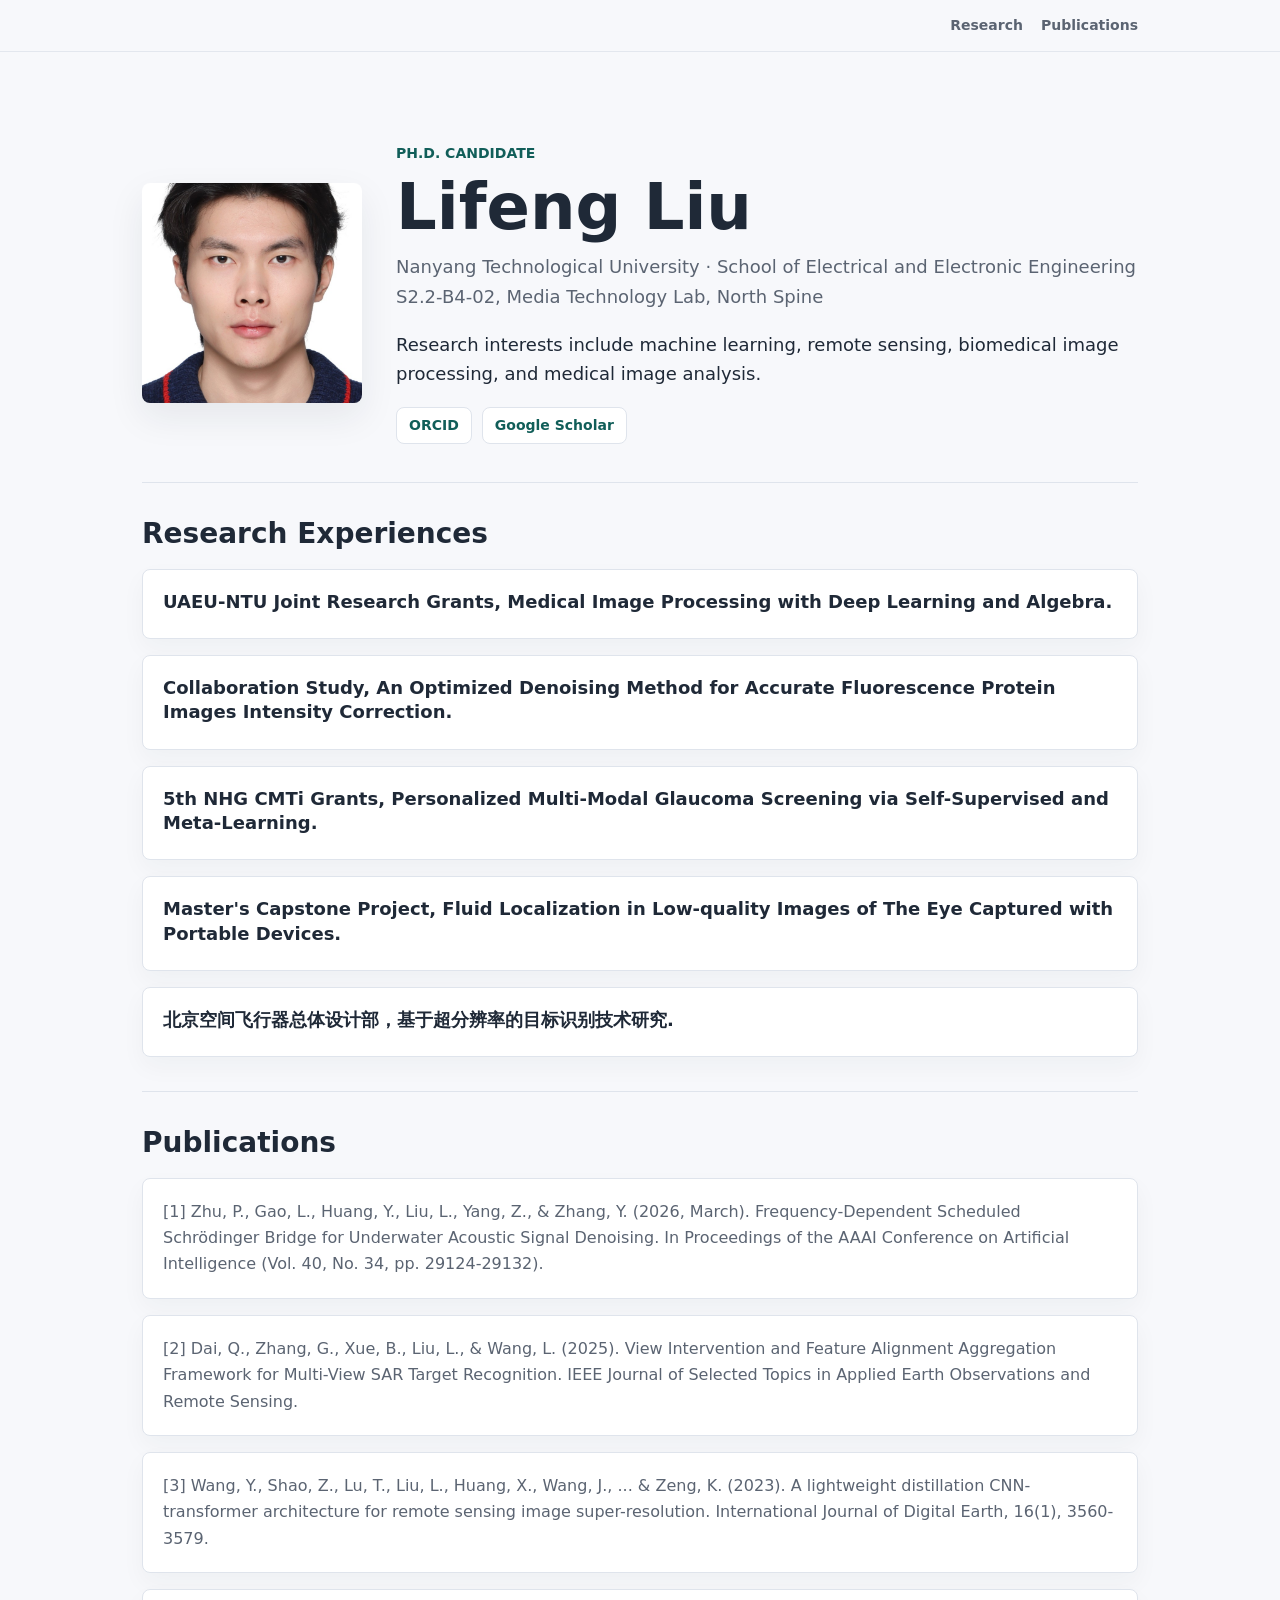
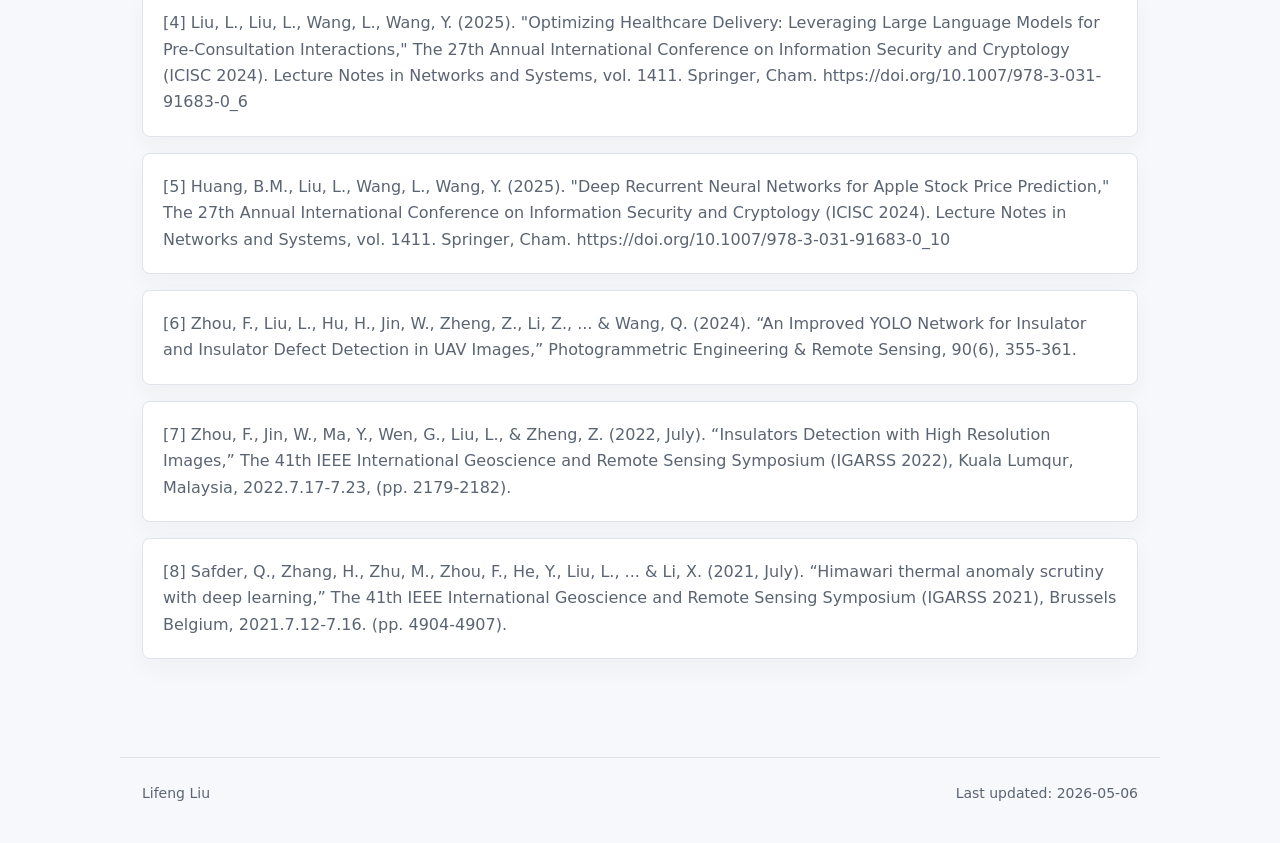
<file: index.html>
<!doctype html>
<html lang="zh-CN">
  <head>
    <meta charset="utf-8" />
    <meta name="viewport" content="width=device-width, initial-scale=1" />
    <title>Lifeng Liu | Academic Homepage</title>
    <meta
      name="description"
      content="Lifeng Liu's academic homepage, including research experiences, publications, and academic profiles."
    />
    <meta name="robots" content="index, follow" />
    <meta property="og:type" content="website" />
    <meta property="og:title" content="Lifeng Liu | Academic Homepage" />
    <meta
      property="og:description"
      content="Research experiences, publications, and academic profiles."
    />
    <link rel="canonical" href="https://lifeng0417.github.io/" />
    <link rel="stylesheet" href="styles.css" />
  </head>
  <body>
    <header class="site-header">
      <nav class="nav" aria-label="主导航">
        <a href="#research">Research</a>
        <a href="#publications">Publications</a>
      </nav>
    </header>

    <main id="home">
      <section class="hero" aria-labelledby="name">
        <div class="hero-inner">
          <img id="profile-photo" class="profile-photo" alt="" hidden />
          <div>
            <p id="title" class="eyebrow"></p>
            <h1 id="name">Lifeng Liu</h1>
            <p id="affiliation" class="affiliation"></p>
            <p id="summary" class="summary"></p>
            <div id="links" class="links" aria-label="学术链接"></div>
          </div>
        </div>
      </section>

      <section id="research" class="section" aria-labelledby="research-title">
        <h2 id="research-title">Research Experiences</h2>
        <div id="research-list" class="timeline"></div>
      </section>

      <section id="publications" class="section" aria-labelledby="publications-title">
        <h2 id="publications-title">Publications</h2>
        <div id="publications-list" class="publication-list"></div>
      </section>
    </main>

    <footer class="footer">
      <span id="footer-name">Lifeng Liu</span>
      <span>Last updated: <time id="updated-at"></time></span>
    </footer>

    <script src="script.js"></script>
  </body>
</html>
</file>
<file: styles.css>
:root {
  color-scheme: light;
  --bg: #f7f8fb;
  --panel: #ffffff;
  --text: #1f2937;
  --muted: #5b6472;
  --line: #dfe4ec;
  --accent: #0f766e;
  --accent-dark: #115e59;
  --shadow: 0 14px 36px rgba(31, 41, 55, 0.08);
}

* {
  box-sizing: border-box;
}

html {
  scroll-behavior: smooth;
}

body {
  margin: 0;
  background: var(--bg);
  color: var(--text);
  font-family:
    Inter, ui-sans-serif, system-ui, -apple-system, BlinkMacSystemFont, "Segoe UI",
    sans-serif;
  line-height: 1.65;
}

a {
  color: var(--accent-dark);
  text-underline-offset: 3px;
}

.site-header {
  position: sticky;
  top: 0;
  z-index: 10;
  border-bottom: 1px solid rgba(223, 228, 236, 0.8);
  background: rgba(247, 248, 251, 0.92);
  backdrop-filter: blur(12px);
}

.nav {
  display: flex;
  max-width: 1040px;
  margin: 0 auto;
  padding: 14px 22px;
  gap: 18px;
  justify-content: flex-end;
  flex-wrap: wrap;
}

.nav a {
  color: var(--muted);
  font-size: 14px;
  font-weight: 600;
  text-decoration: none;
}

.nav a:hover {
  color: var(--accent-dark);
}

main {
  max-width: 1040px;
  margin: 0 auto;
  padding: 34px 22px 64px;
}

.hero {
  padding: 56px 0 38px;
}

.hero-inner {
  display: grid;
  grid-template-columns: 220px minmax(0, 1fr);
  align-items: center;
  gap: 34px;
}

.profile-photo {
  width: 220px;
  height: 220px;
  border-radius: 8px;
  object-fit: cover;
  background: var(--line);
  box-shadow: var(--shadow);
}

.eyebrow {
  margin: 0 0 8px;
  color: var(--accent-dark);
  font-size: 14px;
  font-weight: 700;
  text-transform: uppercase;
}

h1,
h2,
h3,
p {
  margin-top: 0;
}

h1 {
  margin-bottom: 10px;
  font-size: clamp(38px, 6vw, 64px);
  line-height: 1.08;
  letter-spacing: 0;
}

h2 {
  margin-bottom: 18px;
  font-size: 28px;
  line-height: 1.2;
}

h3 {
  margin-bottom: 4px;
  font-size: 18px;
  line-height: 1.35;
}

.affiliation {
  color: var(--muted);
  font-size: 18px;
  white-space: pre-line;
}

.summary {
  max-width: 760px;
  color: var(--text);
  font-size: 18px;
}

.links,
.contact-list {
  display: flex;
  gap: 10px;
  flex-wrap: wrap;
}

.links a,
.contact-list a {
  display: inline-flex;
  align-items: center;
  min-height: 36px;
  padding: 6px 12px;
  border: 1px solid var(--line);
  border-radius: 8px;
  background: var(--panel);
  color: var(--accent-dark);
  font-size: 14px;
  font-weight: 650;
  text-decoration: none;
}

.links a:hover,
.contact-list a:hover {
  border-color: rgba(15, 118, 110, 0.45);
  box-shadow: 0 8px 18px rgba(15, 118, 110, 0.1);
}

.section {
  padding: 34px 0;
  border-top: 1px solid var(--line);
}

.prose {
  max-width: 820px;
  color: var(--muted);
}

.timeline,
.publication-list {
  display: grid;
  gap: 16px;
}

.timeline-item,
.publication {
  padding: 20px;
  border: 1px solid var(--line);
  border-radius: 8px;
  background: var(--panel);
  box-shadow: 0 10px 24px rgba(31, 41, 55, 0.04);
}

.meta {
  margin-bottom: 8px;
  color: var(--muted);
  font-size: 14px;
}

.tag-list {
  display: flex;
  gap: 8px;
  margin-top: 12px;
  flex-wrap: wrap;
}

.tag {
  padding: 3px 8px;
  border-radius: 999px;
  background: #e8f3f1;
  color: var(--accent-dark);
  font-size: 12px;
  font-weight: 650;
}

.publication p,
.timeline-item p {
  margin-bottom: 0;
  color: var(--muted);
}

.publication .authors {
  color: var(--text);
}

.publication .venue {
  color: var(--muted);
  font-style: italic;
}

.footer {
  display: flex;
  justify-content: space-between;
  gap: 16px;
  max-width: 1040px;
  margin: 0 auto;
  padding: 24px 22px 38px;
  border-top: 1px solid var(--line);
  color: var(--muted);
  font-size: 14px;
}

@media (max-width: 720px) {
  .nav {
    justify-content: flex-start;
  }

  .hero {
    padding-top: 34px;
  }

  .hero-inner {
    grid-template-columns: 1fr;
    gap: 22px;
  }

  .profile-photo {
    width: 150px;
    height: 150px;
  }

  h1 {
    font-size: 40px;
  }

  .footer {
    flex-direction: column;
  }
}
</file>
